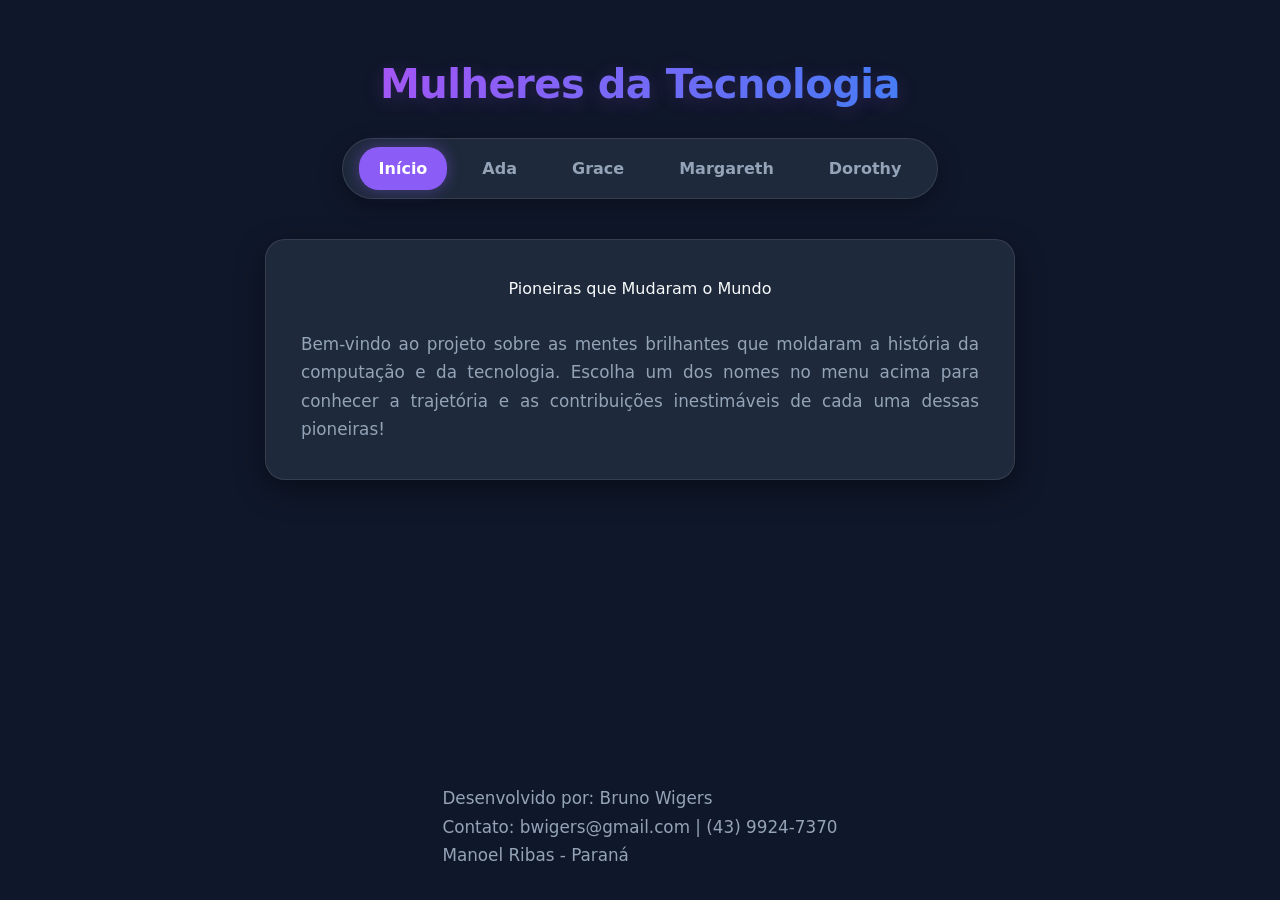
<file: index.html>
<!DOCTYPE html>
<html lang="pt-br">
<head>
    <meta charset="UTF-8">
    <meta name="viewport" content="width=device-width, initial-scale=1.0">
    <title>Mulheres na Tecnologia</title>
    <link rel="stylesheet" href="reset.css">
    <link rel="stylesheet" href="style.css"> 
</head>
<body>

    <header class="cabecalho">
        <h1 id="titulo">Mulheres da Tecnologia</h1>
    </header>

    <nav class="menu">
        <ul>
            <li><a href="index.html" class="active">Início</a></li>
            <li><a href="ada.html">Ada</a></li>
            <li><a href="grace.html">Grace</a></li>
            <li><a href="margareth.html">Margareth</a></li>
            <li><a href="dorothy.html">Dorothy</a></li>
        </ul>
    </nav>

    <main style="text-align: center;">
        <h2>Pioneiras que Mudaram o Mundo</h2>
        <br>
        <p>Bem-vindo ao projeto sobre as mentes brilhantes que moldaram a história da computação e da tecnologia. Escolha um dos nomes no menu acima para conhecer a trajetória e as contribuições inestimáveis de cada uma dessas pioneiras!</p>
    </main>

    <footer>
        <p>
            <b>Desenvolvido por:</b> Bruno Wigers <br>
            <b>Contato:</b> bwigers@gmail.com | (43) 9924-7370 <br>
            Manoel Ribas - Paraná
        </p>
    </footer>

    <script src="script.js"></script>
</body>
</html>
</file>
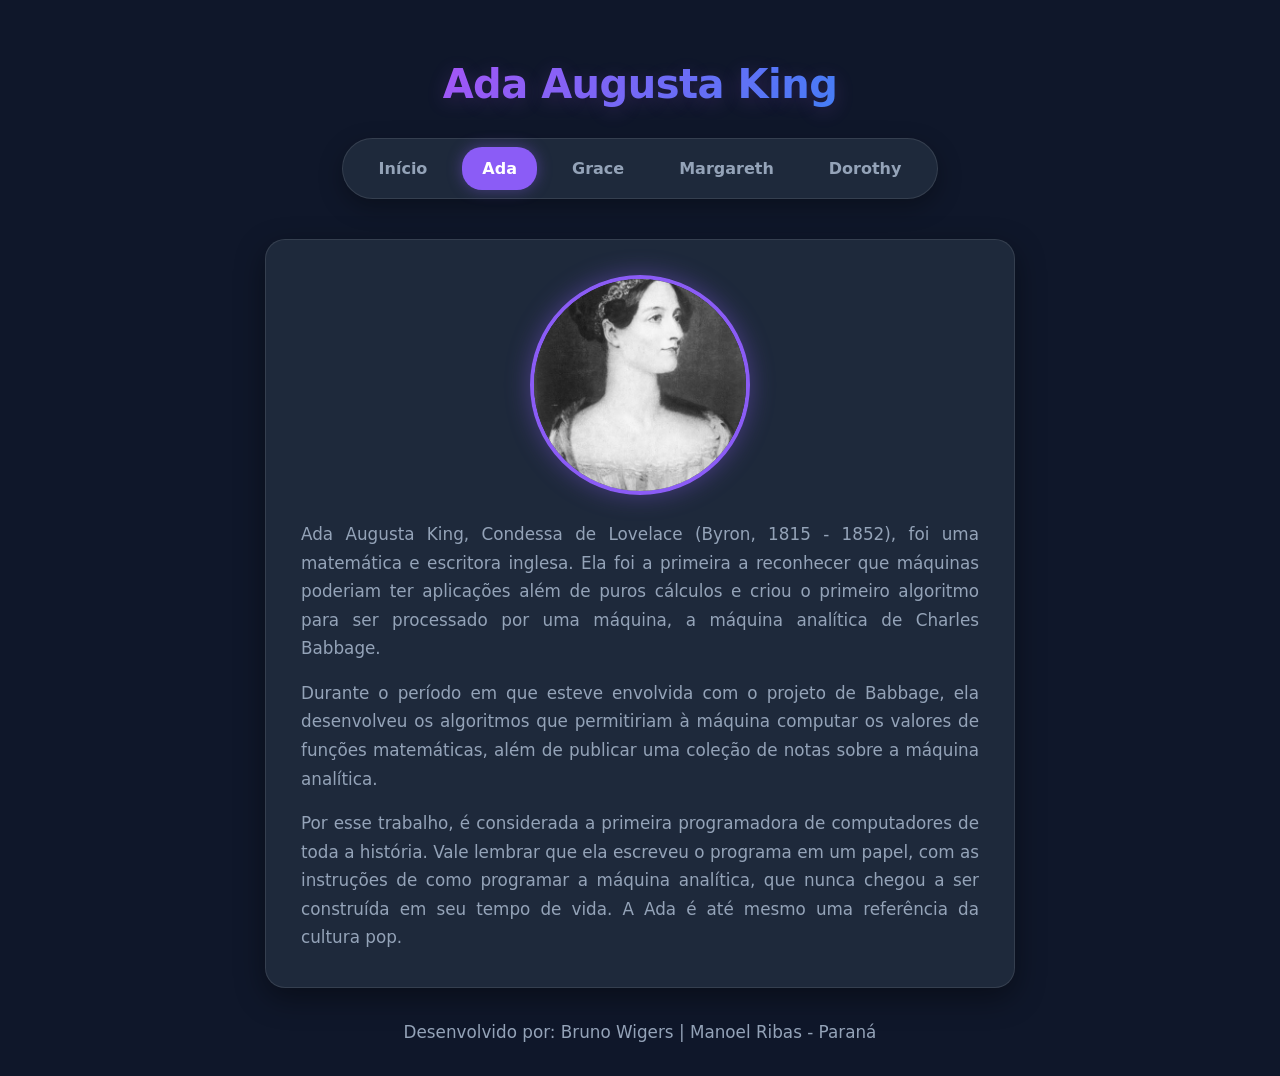
<file: ada.html>
<!DOCTYPE html>
<html lang="pt-br">
<head>
    <meta charset="UTF-8">
    <meta name="viewport" content="width=device-width, initial-scale=1.0">
    <link rel="stylesheet" href="reset.css">
    <link rel="stylesheet" href="style.css">
    <title>Ada Augusta King - Ada Lovelace</title>
</head>
<body>

    <header class="cabecalho">
        <h1 id="titulo">Ada Augusta King</h1>
    </header>

    <nav class="menu">
        <ul>
            <li><a href="index.html">Início</a></li>
            <li><a href="ada.html" class="active">Ada</a></li>
            <li><a href="grace.html">Grace</a></li>
            <li><a href="margareth.html">Margareth</a></li>
            <li><a href="dorothy.html">Dorothy</a></li>
        </ul>
    </nav>

    <main>
        <img src="images.jpeg" alt="Ada Lovelace" class="imgcentro">
        
        <p>Ada Augusta King, Condessa de Lovelace (Byron, 1815 - 1852), foi uma matemática e escritora inglesa. Ela foi a primeira a reconhecer que máquinas poderiam ter aplicações além de puros cálculos e criou o primeiro algoritmo para ser processado por uma máquina, a máquina analítica de Charles Babbage.</p>

        <p>Durante o período em que esteve envolvida com o projeto de Babbage, ela desenvolveu os algoritmos que permitiriam à máquina computar os valores de funções matemáticas, além de publicar uma coleção de notas sobre a máquina analítica.</p> 

        <p>Por esse trabalho, é considerada a primeira programadora de computadores de toda a história. Vale lembrar que ela escreveu o programa em um papel, com as instruções de como programar a máquina analítica, que nunca chegou a ser construída em seu tempo de vida. A Ada é até mesmo uma referência da cultura pop.</p>
    </main>

    <footer>
        <p><b>Desenvolvido por:</b> Bruno Wigers | Manoel Ribas - Paraná</p>
    </footer>

    <script src="script.js"></script>
</body>
</html>
</file>
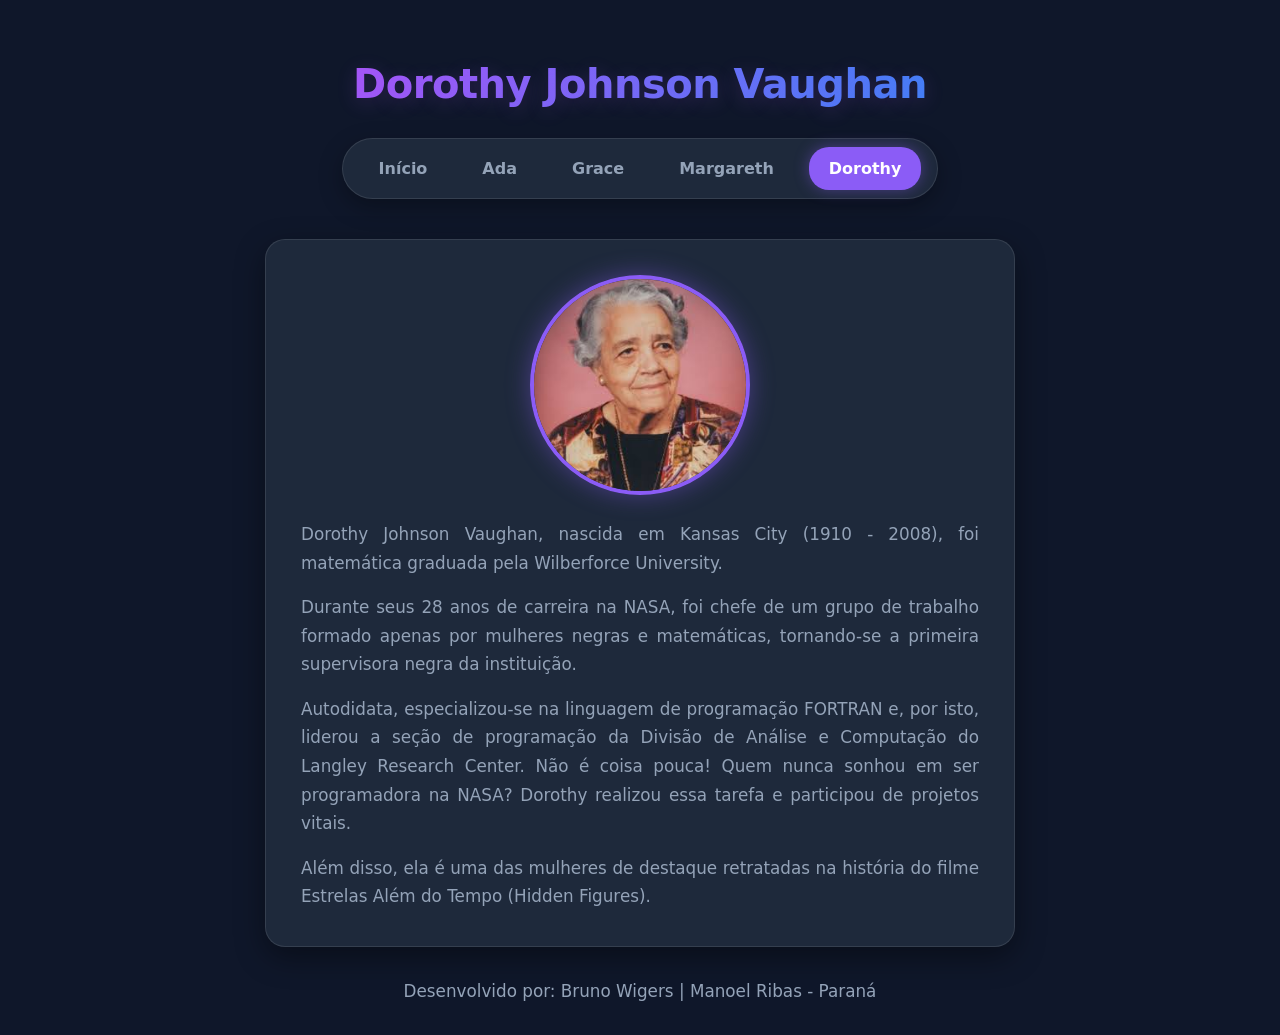
<file: dorothy.html>
<!DOCTYPE html>
<html lang="pt-br">
<head>
    <meta charset="UTF-8">
    <meta name="viewport" content="width=device-width, initial-scale=1.0">
    <link rel="stylesheet" href="reset.css">
    <link rel="stylesheet" href="style.css">
    <title>Dorothy Johnson Vaughan</title>
</head>
<body>

    <header class="cabecalho">
        <h1 id="titulo">Dorothy Johnson Vaughan</h1>
    </header>

    <nav class="menu">
        <ul>
            <li><a href="index.html">Início</a></li>
            <li><a href="ada.html">Ada</a></li>
            <li><a href="grace.html">Grace</a></li>
            <li><a href="margareth.html">Margareth</a></li>
            <li><a href="dorothy.html" class="active">Dorothy</a></li>
        </ul>
    </nav>
    
    <main>
        <img src="dory.jpeg" alt="Foto de Dorothy Johnson Vaughan" class="imgcentro">

        <p>Dorothy Johnson Vaughan, nascida em Kansas City (1910 - 2008), foi matemática graduada pela Wilberforce University.</p>

        <p>Durante seus 28 anos de carreira na NASA, foi chefe de um grupo de trabalho formado apenas por mulheres negras e matemáticas, tornando-se a primeira supervisora negra da instituição.</p>
            
        <p>Autodidata, especializou-se na linguagem de programação FORTRAN e, por isto, liderou a seção de programação da Divisão de Análise e Computação do Langley Research Center. Não é coisa pouca! Quem nunca sonhou em ser programadora na NASA? Dorothy realizou essa tarefa e participou de projetos vitais.</p>
            
        <p>Além disso, ela é uma das mulheres de destaque retratadas na história do filme <i>Estrelas Além do Tempo</i> (Hidden Figures).</p>
    </main>

    <footer>
        <p><b>Desenvolvido por:</b> Bruno Wigers | Manoel Ribas - Paraná</p>
    </footer>

    <script src="script.js"></script>
</body>
</html>
</file>
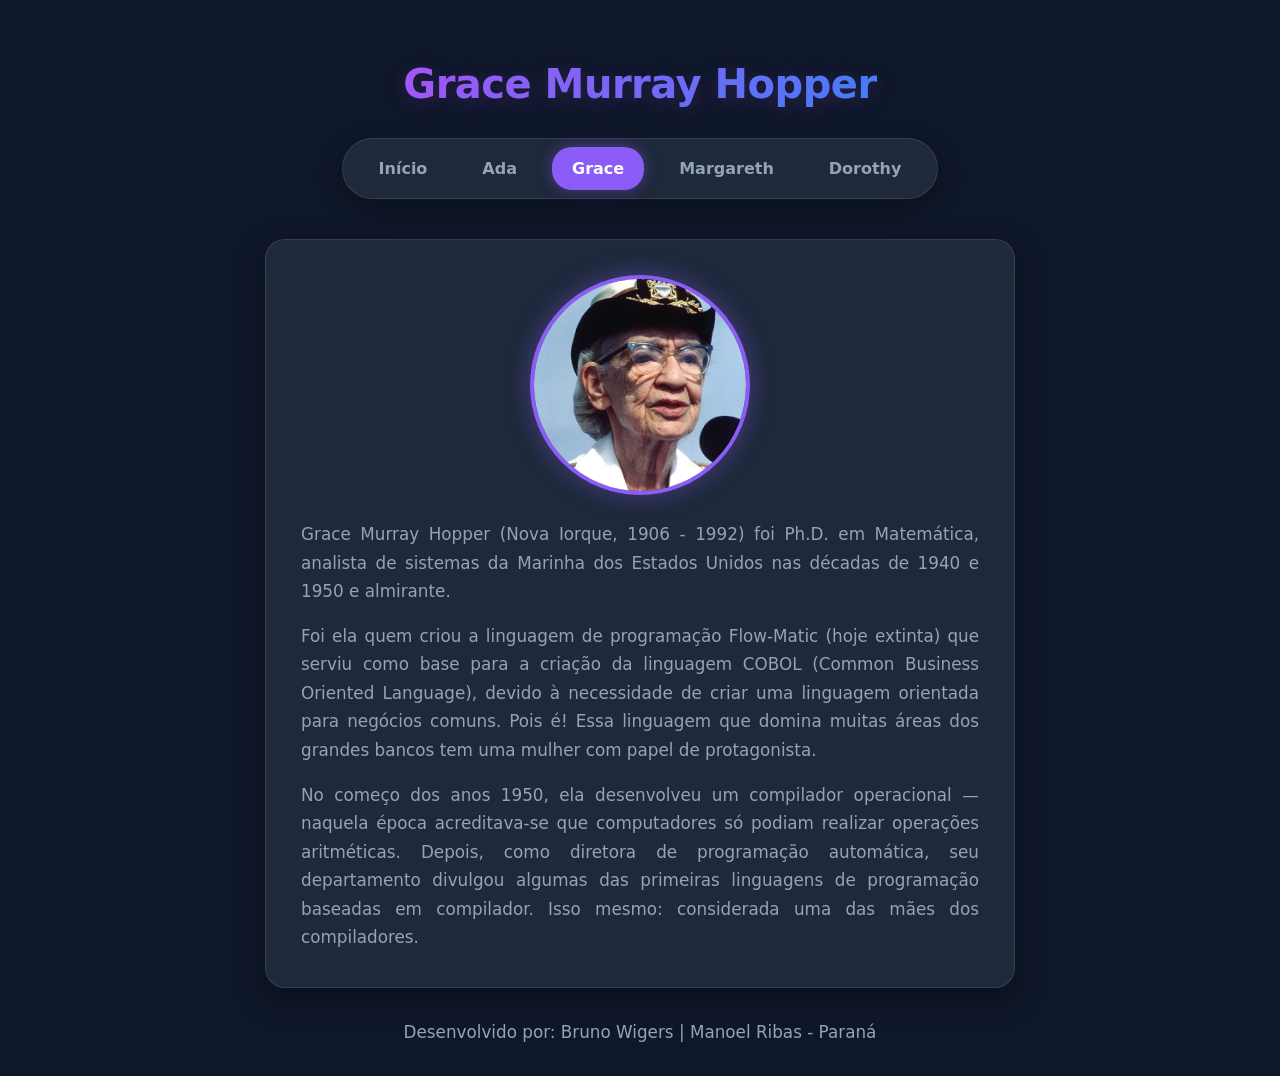
<file: grace.html>
<!DOCTYPE html>
<html lang="pt-br">
<head>
    <meta charset="UTF-8">
    <meta name="viewport" content="width=device-width, initial-scale=1.0">
    <title>Grace Murray Hopper</title>
    <link rel="stylesheet" href="reset.css">
    <link rel="stylesheet" href="style.css">
</head>
<body>

    <header class="cabecalho">
        <h1 id="titulo">Grace Murray Hopper</h1>
    </header>

    <nav class="menu">
        <ul>
            <li><a href="index.html">Início</a></li>
            <li><a href="ada.html">Ada</a></li>
            <li><a href="grace.html" class="active">Grace</a></li>
            <li><a href="margareth.html">Margareth</a></li>
            <li><a href="dorothy.html">Dorothy</a></li>
        </ul>
    </nav>

    <main>
        <img src="grace.jpeg" alt="Grace Murray Hopper" class="imgcentro">
        
        <p>Grace Murray Hopper (Nova Iorque, 1906 - 1992) foi Ph.D. em Matemática, analista de sistemas da Marinha dos Estados Unidos nas décadas de 1940 e 1950 e almirante.</p>

        <p>Foi ela quem criou a linguagem de programação Flow-Matic (hoje extinta) que serviu como base para a criação da linguagem COBOL (Common Business Oriented Language), devido à necessidade de criar uma linguagem orientada para negócios comuns. Pois é! Essa linguagem que domina muitas áreas dos grandes bancos tem uma mulher com papel de protagonista.</p>

        <p>No começo dos anos 1950, ela desenvolveu um compilador operacional — naquela época acreditava-se que computadores só podiam realizar operações aritméticas. Depois, como diretora de programação automática, seu departamento divulgou algumas das primeiras linguagens de programação baseadas em compilador. Isso mesmo: considerada uma das mães dos compiladores.</p>
    </main>

    <footer>
        <p><b>Desenvolvido por:</b> Bruno Wigers | Manoel Ribas - Paraná</p>
    </footer>

    <script src="script.js"></script>
</body>
</html>
</file>
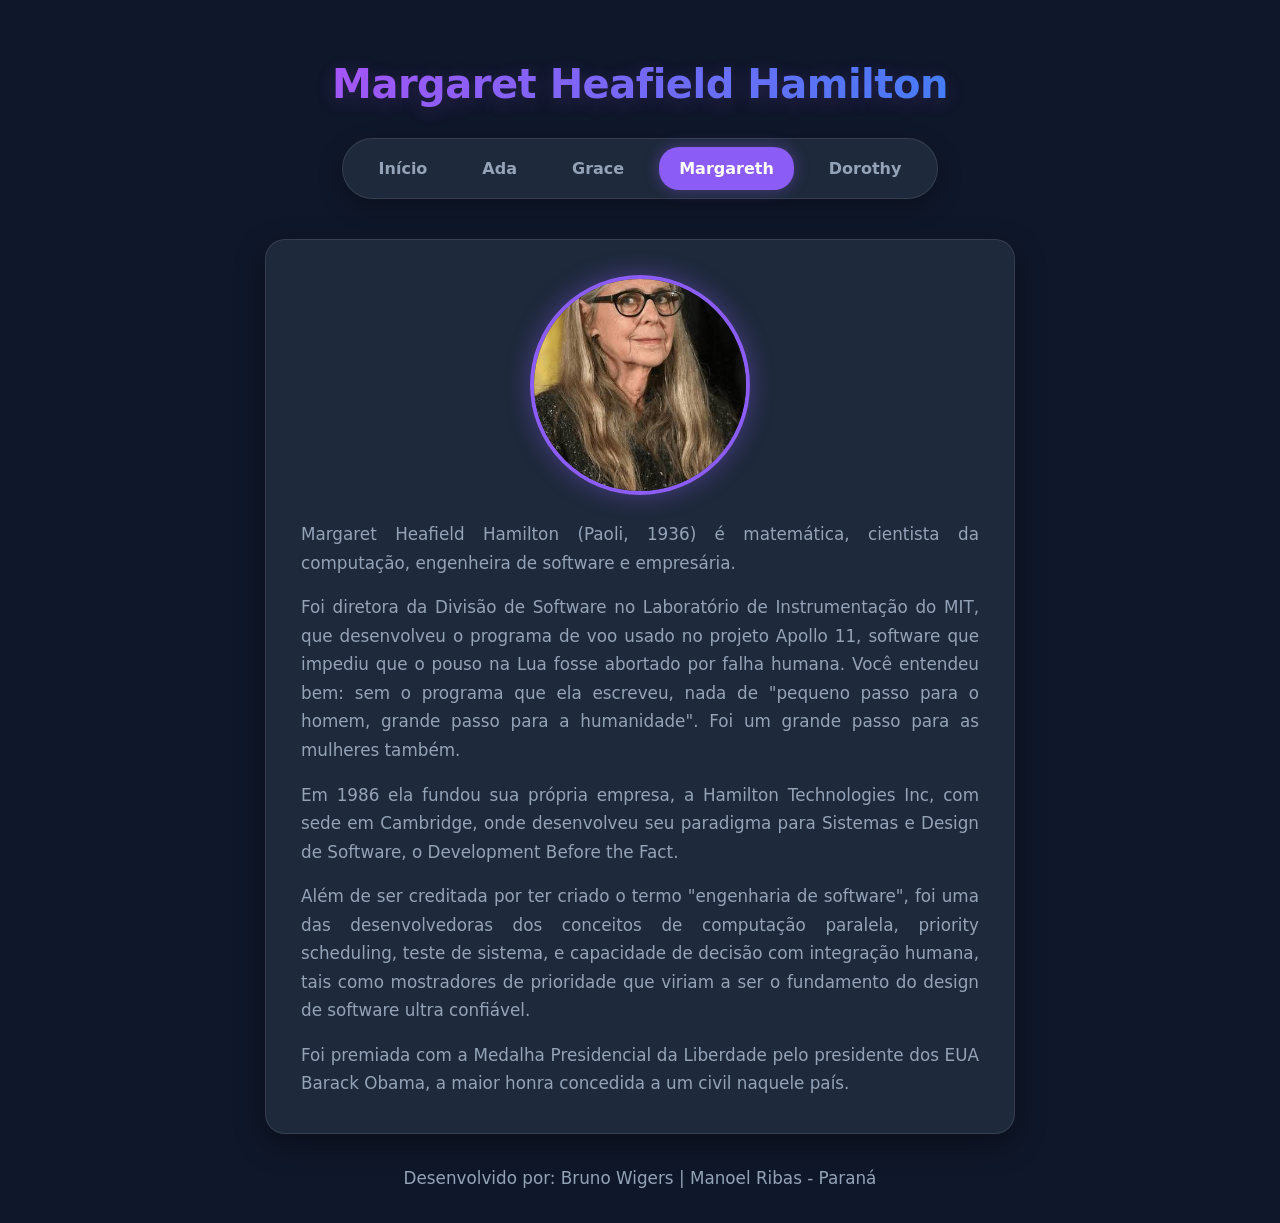
<file: margareth.html>
<!DOCTYPE html>
<html lang="pt-br">
<head>
    <meta charset="UTF-8">
    <meta name="viewport" content="width=device-width, initial-scale=1.0">
    <link rel="stylesheet" href="reset.css">
    <link rel="stylesheet" href="style.css">
    <title>Margaret Heafield Hamilton</title>
</head>
<body>

    <header class="cabecalho">
        <h1 id="titulo">Margaret Heafield Hamilton</h1>
    </header>

    <nav class="menu">
        <ul>
            <li><a href="index.html">Início</a></li>
            <li><a href="ada.html">Ada</a></li>
            <li><a href="grace.html">Grace</a></li>
            <li><a href="margareth.html" class="active">Margareth</a></li>
            <li><a href="dorothy.html">Dorothy</a></li>
        </ul>
    </nav>

    <main>
        <img src="margarete.jpeg" alt="Margaret Hamilton" class="imgcentro">

        <p>Margaret Heafield Hamilton (Paoli, 1936) é matemática, cientista da computação, engenheira de software e empresária.</p> 

        <p>Foi diretora da Divisão de Software no Laboratório de Instrumentação do MIT, que desenvolveu o programa de voo usado no projeto Apollo 11, software que impediu que o pouso na Lua fosse abortado por falha humana. Você entendeu bem: sem o programa que ela escreveu, nada de "pequeno passo para o homem, grande passo para a humanidade". Foi um grande passo para as mulheres também.</p> 

        <p>Em 1986 ela fundou sua própria empresa, a Hamilton Technologies Inc, com sede em Cambridge, onde desenvolveu seu paradigma para Sistemas e Design de Software, o <i>Development Before the Fact</i>.</p>

        <p>Além de ser creditada por ter criado o termo "engenharia de software", foi uma das desenvolvedoras dos conceitos de computação paralela, <i>priority scheduling</i>, teste de sistema, e capacidade de decisão com integração humana, tais como mostradores de prioridade que viriam a ser o fundamento do design de software ultra confiável.</p>
            
        <p>Foi premiada com a Medalha Presidencial da Liberdade pelo presidente dos EUA Barack Obama, a maior honra concedida a um civil naquele país.</p>
    </main>

    <footer>
        <p><b>Desenvolvido por:</b> Bruno Wigers | Manoel Ribas - Paraná</p>
    </footer>

    <script src="script.js"></script>
</body>
</html>
</file>
<file: style.css>
/* ==========================================================================
   Estilos Globais e Variáveis de Cores
   ========================================================================== */
:root {
    --bg-primary: #0f172a;
    --bg-card: #1e293b;
    --text-primary: #f8fafc;
    --text-secondary: #94a3b8;
    --accent-color: #8b5cf6;
    --accent-hover: #a855f7;
    --accent-glow: rgba(139, 92, 246, 0.4);
    --border-color: rgba(255, 255, 255, 0.1);
    --font-family: 'Segoe UI', system-ui, -apple-system, sans-serif;
}

* {
    margin: 0;
    padding: 0;
    box-sizing: border-box;
}

body {
    background-color: var(--bg-primary);
    color: var(--text-primary);
    font-family: var(--font-family);
    line-height: 1.7;
    min-height: 100vh;
    display: flex;
    flex-direction: column;
    align-items: center;
    padding: 20px;
    /* Efeito de transição de entrada de página */
    opacity: 0;
    transform: translateY(10px);
    transition: opacity 0.4s ease, transform 0.4s ease;
}

body.fade-in {
    opacity: 1;
    transform: translateY(0);
}

/* ==========================================================================
   Cabeçalho e Título
   ========================================================================== */
.cabecalho {
    margin: 30px 0 20px 0;
    text-align: center;
}

#titulo {
    font-size: 2.5rem;
    font-weight: 800;
    letter-spacing: -0.5px;
    background: linear-gradient(135deg, #a855f7, #3b82f6);
    -webkit-background-clip: text;
    -webkit-text-fill-color: transparent;
    text-shadow: 0 4px 20px rgba(168, 85, 247, 0.2);
}

/* ==========================================================================
   Menu de Navegação
   ========================================================================== */
.menu {
    margin-bottom: 40px;
}

.menu ul {
    display: flex;
    gap: 15px;
    list-style: none;
    background: var(--bg-card);
    padding: 8px 16px;
    border-radius: 50px;
    border: 1px solid var(--border-color);
    box-shadow: 0 8px 25px rgba(0, 0, 0, 0.3);
}

.menu a {
    color: var(--text-secondary);
    text-decoration: none;
    font-weight: 600;
    padding: 8px 20px;
    border-radius: 20px;
    transition: all 0.3s ease;
    display: inline-block;
}

.menu a:hover,
.menu a.active {
    color: #fff;
    background: var(--accent-color);
    box-shadow: 0 0 15px var(--accent-glow);
}

/* ==========================================================================
   Conteúdo Principal (Cartão da Bio)
   ========================================================================== */
main, .container {
    max-width: 750px;
    width: 100%;
    background: var(--bg-card);
    padding: 35px;
    border-radius: 20px;
    border: 1px solid var(--border-color);
    box-shadow: 0 10px 30px rgba(0, 0, 0, 0.4);
    display: flex;
    flex-direction: column;
    align-items: center;
}

.imgcentro {
    width: 220px;
    height: 220px;
    object-fit: cover;
    border-radius: 50%;
    border: 4px solid var(--accent-color);
    box-shadow: 0 0 25px var(--accent-glow);
    margin-bottom: 25px;
    transition: transform 0.3s ease;
}

.imgcentro:hover {
    transform: scale(1.05);
}

p {
    color: var(--text-secondary);
    font-size: 1.05rem;
    margin-bottom: 16px;
    text-align: justify;
}

p:last-of-type {
    margin-bottom: 0;
}

/* ==========================================================================
   Rodapé (Footer)
   ========================================================================== */
footer {
    margin-top: auto;
    padding: 30px 0 10px 0;
    text-align: center;
    color: var(--text-secondary);
    font-size: 0.9rem;
}

footer a {
    color: var(--accent-color);
    text-decoration: none;
}

footer a:hover {
    text-decoration: underline;
}
</file>
